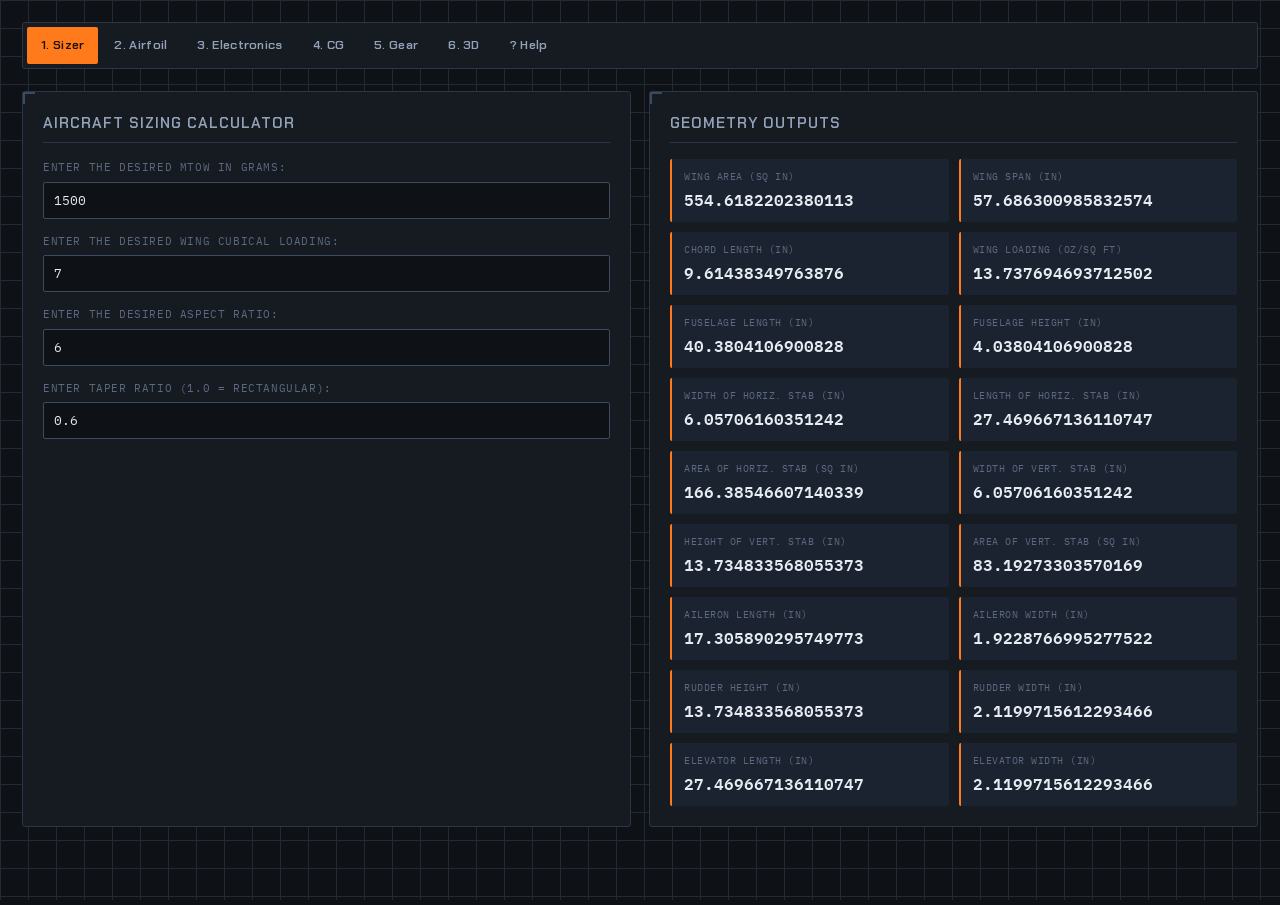
<file: index.html>
<!DOCTYPE html>
<html><head><meta charset="UTF-8"><title>RC Suite — Sizer</title><link rel="stylesheet" href="style.css"></head><body>
    <div class="nav"><a href="index.html" class="active">1. Sizer</a><a href="airfoil.html">2. Airfoil</a><a href="electronics.html">3. Electronics</a><a href="cg.html">4. CG</a><a href="gear.html">5. Gear</a><a href="viewer.html">6. 3D</a><a href="help.html">? Help</a></div>
    <div class="grid">
        <div class="panel">
            <h3>Aircraft Sizing Calculator</h3>
            <label>Enter the desired MTOW in grams:</label>
            <input type="number" id="w" oninput="c()">
            
            <label>Enter the desired wing cubical loading:</label>
            <input type="number" id="wcl" oninput="c()">
            
            <label>Enter the desired aspect ratio:</label>
            <input type="number" id="ar" oninput="c()">
            
            <label>Enter Taper Ratio (1.0 = Rectangular):</label>
            <input type="number" id="tr" step="0.05" oninput="c()">
        </div>
        <div class="panel">
            <h3>Geometry Outputs</h3>
            <div class="stat-grid" id="out" style="grid-template-columns: repeat(2, 1fr);"></div>
        </div>
    </div>
    
    <script src="state.js"></script><script>
        const st = RCState.get();
        document.getElementById('w').value = st.weight_g || 1500;
        document.getElementById('wcl').value = st.wingCubicLoading || 7;
        document.getElementById('ar').value = st.aspectRatio || 6;
        document.getElementById('tr').value = st.taperRatio || 1.0;
        
        function c() {
            const w_g = Number(document.getElementById('w').value);
            const wcl = Number(document.getElementById('wcl').value);
            const ar = Number(document.getElementById('ar').value);
            const taperRatio = Number(document.getElementById('tr').value);

            const w_oz = w_g * 0.03527396195;
            
            const area_sqft = Math.pow(w_oz / wcl, 2/3);
            const wing_area_sqin = area_sqft * 144;
            const wing_span_in = Math.sqrt(ar * area_sqft) * 12;
            const chord_in = wing_area_sqin / wing_span_in;
            const wing_loading = w_oz / area_sqft;

            const fuse_length_in = wing_span_in * 0.7;
            const fuse_height_in = fuse_length_in * 0.1;

            const hs_area_sqin = wing_area_sqin * 0.3;
            const hs_length_in = wing_span_in / 2.1;
            const hs_width_in = hs_area_sqin / hs_length_in;

            const vs_area_sqin = hs_area_sqin * 0.5;
            const vs_width_in = hs_width_in;
            const vs_height_in = vs_area_sqin / vs_width_in;

            const aileron_length_in = wing_span_in * 0.3;
            const aileron_width_in = chord_in * 0.2;

            const rudder_height_in = vs_height_in;
            const rudder_width_in = vs_width_in * 0.35;

            const elevator_length_in = hs_length_in;
            const elevator_width_in = hs_width_in * 0.35;

            RCState.renderStats(document.getElementById('out'), {
                'Wing Area (sq in)': wing_area_sqin,
                'Wing Span (in)': wing_span_in,
                'Chord Length (in)': chord_in,
                'Wing loading (oz/sq ft)': wing_loading,
                'Fuselage Length (in)': fuse_length_in,
                'Fuselage Height (in)': fuse_height_in,
                'Width of Horiz. Stab (in)': hs_width_in,
                'Length of Horiz. Stab (in)': hs_length_in,
                'Area of Horiz. Stab (sq in)': hs_area_sqin,
                'Width of Vert. Stab (in)': vs_width_in,
                'Height of Vert. Stab (in)': vs_height_in,
                'Area of Vert. Stab (sq in)': vs_area_sqin,
                'Aileron Length (in)': aileron_length_in,
                'Aileron Width (in)': aileron_width_in,
                'Rudder Height (in)': rudder_height_in,
                'Rudder Width (in)': rudder_width_in,
                'Elevator Length (in)': elevator_length_in,
                'Elevator Width (in)': elevator_width_in
            });

            const span_cm = wing_span_in * 2.54;
            const meanChord_cm = chord_in * 2.54;
            const rootChord_cm = (2 * meanChord_cm) / (1 + taperRatio);
            const tipChord_cm = rootChord_cm * taperRatio;
            
            RCState.set({
                weight_g: w_g, 
                aspectRatio: ar, 
                wingCubicLoading: wcl, 
                taperRatio: taperRatio,
                span_cm: span_cm, 
                rootChord_cm: rootChord_cm, 
                tipChord_cm: tipChord_cm, 
                fuseLength_cm: fuse_length_in * 2.54, 
                fuseHeight_cm: fuse_height_in * 2.54,
                hsSpan_cm: hs_length_in * 2.54, 
                hsChord_cm: hs_width_in * 2.54, 
                vsHeight_cm: vs_height_in * 2.54, 
                vsChord_cm: vs_width_in * 2.54,
                fuselageLength_mm: (fuse_length_in * 2.54) * 10
            });
        }
        c();
    </script>
</body></html>
</file>
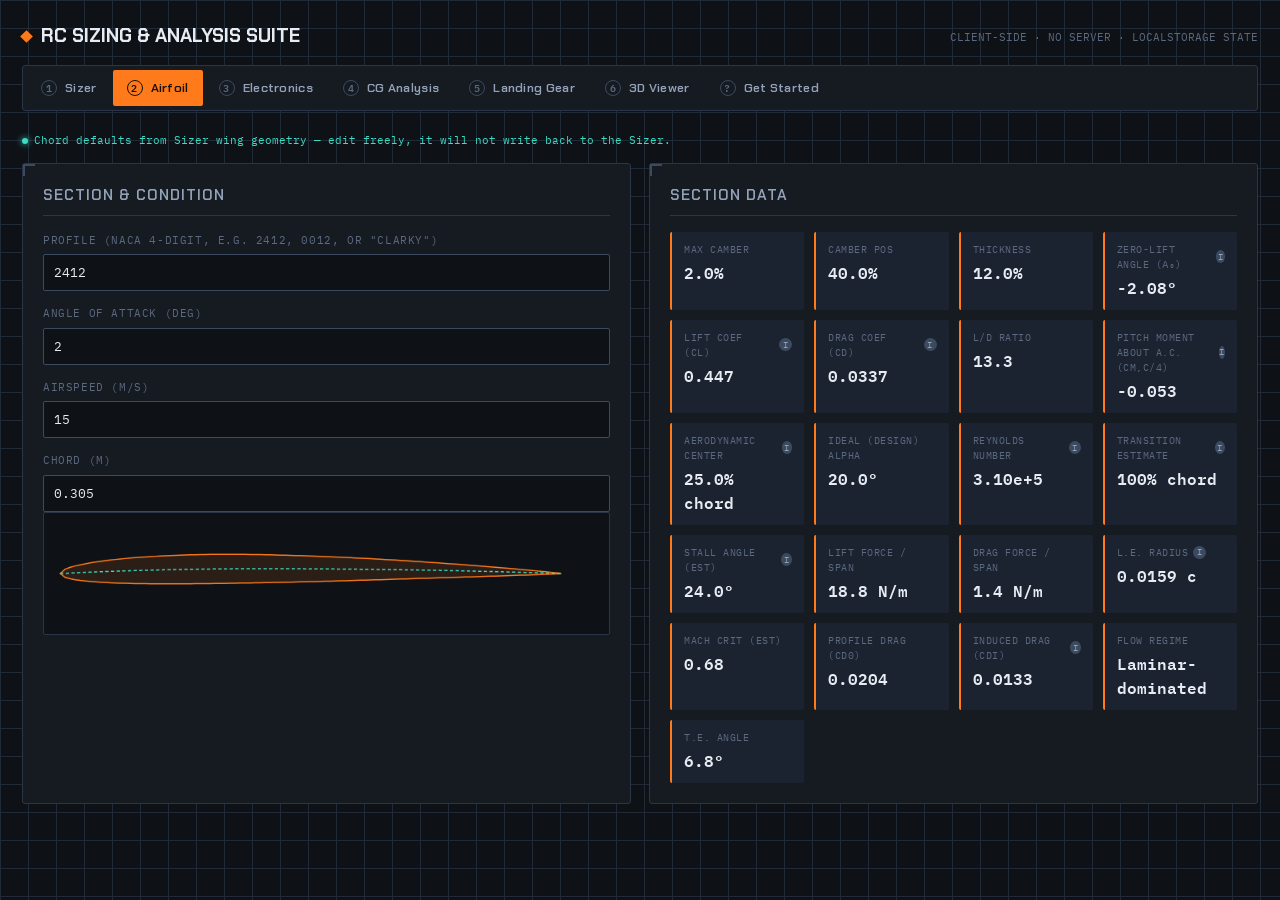
<file: airfoil.html>
<!DOCTYPE html>
<html><head><meta charset="UTF-8"><title>RC Sizing Suite — 2. Airfoil</title><link rel="stylesheet" href="style.css"></head><body>
    <div class="suite-header">
        <div class="suite-title"><span class="mark"></span>RC SIZING &amp; ANALYSIS SUITE</div>
        <div class="suite-sub">CLIENT-SIDE · NO SERVER · LOCALSTORAGE STATE</div>
    </div>
    <div class="nav">
        <a href="index.html"><span class="n">1</span>Sizer</a><a href="airfoil.html" class="active"><span class="n">2</span>Airfoil</a>
        <a href="electronics.html"><span class="n">3</span>Electronics</a><a href="cg.html"><span class="n">4</span>CG Analysis</a>
        <a href="gear.html"><span class="n">5</span>Landing Gear</a><a href="viewer.html"><span class="n">6</span>3D Viewer</a>
        <a href="help.html"><span class="n">?</span>Get Started</a>
    </div>

    <div class="sync-flag"><span class="dot"></span>Chord defaults from Sizer wing geometry — edit freely, it will not write back to the Sizer.</div>

    <div class="grid"><div class="panel">
        <h3>Section &amp; Condition</h3>
        <label>Profile (NACA 4-digit, e.g. 2412, 0012, or "clarky")</label><input type="text" id="naca" value="2412" oninput="calc()">
        <label>Angle of Attack (deg)</label><input type="number" id="alpha" value="2" oninput="calc()">
        <label>Airspeed (m/s)</label><input type="number" id="v" value="15" oninput="calc()">
        <label>Chord (m)</label><input type="number" id="c" value="0.2" step="0.01" oninput="calc()">
        <canvas id="cvs" width="700" height="150"></canvas>
    </div>
    <div class="panel"><h3>Section Data</h3><div class="stat-grid" id="out"></div></div></div>

    <script src="state.js"></script>
    <script>
        const st = RCState.get();
        document.getElementById('naca').value = st.airfoilCode || '2412';
        document.getElementById('alpha').value = st.alpha_deg ?? 2;
        document.getElementById('v').value = st.airspeed_ms ?? 15;
        if (st.rootChord_cm) document.getElementById('c').value = (st.rootChord_cm / 100).toFixed(3);

        /* ---------- NACA 4-digit camber line slope, dyc/dx ----------
           Abbott & Von Doenhoff, Theory of Wing Sections, Ch.6.
           m = max camber (fraction of chord), p = location of max camber (fraction of chord) */
        function camberSlope(x, m, p) {
            if (m === 0 || p === 0 || p === 1) return 0;
            if (x < p) return (2 * m / (p * p)) * (p - x);
            return (2 * m / Math.pow(1 - p, 2)) * (p - x);
        }

        /* ---------- Thin Airfoil Theory (Glauert series) ----------
           Anderson, Fundamentals of Aerodynamics, Ch.4.
           x(theta) = (1 - cos theta) / 2 maps theta in [0,pi] to x in [0,1].
             alpha_L0 = -(1/pi) * INT[0,pi] (dyc/dx)(cos(theta0)-1) d(theta0)
             A1       =  (2/pi) * INT[0,pi] (dyc/dx) cos(theta0)   d(theta0)
             A2       =  (2/pi) * INT[0,pi] (dyc/dx) cos(2 theta0) d(theta0)
             Cl       = 2*pi*(alpha - alpha_L0)              [alpha in radians]
             Cm,c/4   = (pi/4) * (A2 - A1)                    [= Cm about the aerodynamic
                                                                 center, constant with alpha —
                                                                 this IS the thin-airfoil result
                                                                 that the a.c. sits at the
                                                                 quarter-chord]
           Integrals evaluated numerically (trapezoidal rule, N=400) since the
           closed-form NACA camber line is piecewise. */
        function thinAirfoilTheory(m, p) {
            const N = 400, dTheta = Math.PI / N;
            let intA0 = 0, intA1 = 0, intA2 = 0;
            for (let i = 0; i <= N; i++) {
                const theta = i * dTheta;
                const x = (1 - Math.cos(theta)) / 2;
                const slope = camberSlope(x, m, p);
                const weight = (i === 0 || i === N) ? 0.5 : 1; // trapezoidal end weights
                intA0 += weight * slope * (Math.cos(theta) - 1);
                intA1 += weight * slope * Math.cos(theta);
                intA2 += weight * slope * Math.cos(2 * theta);
            }
            intA0 *= dTheta; intA1 *= dTheta; intA2 *= dTheta;
            const alphaL0 = -(1 / Math.PI) * intA0;      // radians
            const A1 = (2 / Math.PI) * intA1;
            const A2 = (2 / Math.PI) * intA2;
            const CmC4 = (Math.PI / 4) * (A2 - A1);
            return { alphaL0, A1, A2, CmC4 };
        }

        function calc() {
            const code = document.getElementById('naca').value.toLowerCase().trim();
            const a = parseFloat(document.getElementById('alpha').value);
            const v = parseFloat(document.getElementById('v').value);
            const c = parseFloat(document.getElementById('c').value);

            let m = 0, p = 0.4, t = 0.12;
            if (code === 'clarky') { m = 0.034; p = 0.3; t = 0.117; }
            else if (/^\d{4}$/.test(code)) {
                m = parseInt(code[0]) / 100;
                p = parseInt(code[1]) / 10;
                t = parseInt(code.substr(2, 2)) / 100;
                if (p === 0) p = 0.4; // avoid /0 in camber slope for e.g. m>0,p=0 (degenerate input)
            }

            const alphaRad = a * Math.PI / 180;
            const { alphaL0, CmC4 } = thinAirfoilTheory(m, p);
            const alphaL0_deg = alphaL0 * 180 / Math.PI;

            // Lift coefficient, thin airfoil theory: Cl = 2*pi*(alpha - alpha_L0)
            const cl = 2 * Math.PI * (alphaRad - alphaL0);

            // Profile (form+skin-friction) drag: thickness-based approximation
            // commonly used in low-fidelity RC sizing tools, NOT a boundary-layer
            // solution. For real numbers, run XFOIL/XFLR5 at the target Re.
            const cd0 = 0.006 + Math.pow(t, 2);
            // Induced drag, classical Prandtl lifting-line theory (Anderson Ch.5):
            // Cdi = Cl^2 / (pi * AR * e).  AR and span efficiency e assumed here
            // (AR=6, e=0.8) since this module analyzes the 2D section only.
            const AR_assumed = 6, e_assumed = 0.8;
            const cdi = Math.pow(cl, 2) / (Math.PI * AR_assumed * e_assumed);
            const cd = cd0 + cdi;

            const rho = 1.225, mu = 1.81e-5;
            const re = (rho * v * c) / mu;                 // Re = rho*V*c/mu
            const q = 0.5 * rho * v * v;                    // dynamic pressure

            // Transition estimate: critical Reynolds number for natural
            // laminar-turbulent transition on a smooth flat plate/airfoil,
            // Re_crit ~ 5e5 (Schlichting, Boundary-Layer Theory — commonly
            // used as a rule-of-thumb band for RC-scale low-Re aerodynamics).
            const reCrit = 5e5;
            const xTransFrac = Math.min(1, reCrit / re);
            const flowNote = re > reCrit
                ? `Transition predicted near x/c ≈ ${xTransFrac.toFixed(2)} (Re_crit≈5e5 rule of thumb).`
                : `Chord Re below Re_crit≈5e5 — flow likely stays laminar over most of the chord; watch for laminar separation bubbles below Re≈2e5.`;

            const stats = {
                'Max Camber': (m * 100).toFixed(1) + '%',
                'Camber Pos': (p * 100).toFixed(1) + '%',
                'Thickness': (t * 100).toFixed(1) + '%',
                'Zero-Lift Angle (α₀)': { value: alphaL0_deg.toFixed(2) + '°', note: 'Numerically integrated thin-airfoil-theory result: α₀ = -(1/π)∫(dyc/dx)(cosθ-1)dθ — Anderson, Fundamentals of Aerodynamics.' },
                'Lift Coef (Cl)': { value: cl.toFixed(3), note: 'Cl = 2π(α - α₀), thin airfoil theory. Valid for attached, subsonic, low-camber flow only.' },
                'Drag Coef (Cd)': { value: cd.toFixed(4), note: 'Cd = Cd0 (thickness-based empirical) + Cdi (Prandtl lifting-line, AR=6/e=0.8 assumed).' },
                'L/D Ratio': (cl / cd).toFixed(1),
                'Pitch Moment about a.c. (Cm,c/4)': { value: CmC4.toFixed(3), note: 'Cm,c/4 = (π/4)(A2-A1), Glauert Fourier coefficients of the camber-line slope. Constant with α — the thin-airfoil-theory definition of the aerodynamic center.' },
                'Aerodynamic Center': { value: '25.0% chord', note: 'Thin airfoil theory places the a.c. at the quarter-chord for any camber distribution (Abbott & Von Doenhoff).' },
                'Ideal (Design) Alpha': (p * 50).toFixed(1) + '°',
                'Reynolds Number': { value: re.toExponential(2), note: 'Re = ρVc/μ, ρ=1.225 kg/m³, μ=1.81×10⁻⁵ Pa·s (sea level, 15°C).' },
                'Transition Estimate': { value: (xTransFrac * 100).toFixed(0) + '% chord', note: flowNote },
                'Stall Angle (Est)': { value: (12 + t * 100).toFixed(1) + '°', note: 'Empirical rule of thumb only (thickness-correlated). Real stall angle depends strongly on camber, Re and surface finish — validate against wind-tunnel or XFOIL polar data.' },
                'Lift Force / Span': (q * c * cl).toFixed(1) + ' N/m',
                'Drag Force / Span': (q * c * cd).toFixed(1) + ' N/m',
                'L.E. Radius': { value: (1.1019 * t * t).toFixed(4) + ' c', note: 'r_LE/c = 1.1019·t² — closed-form NACA 4-digit leading-edge radius (Abbott & Von Doenhoff).' },
                'Mach Crit (Est)': (0.8 - t).toFixed(2),
                'Profile Drag (Cd0)': cd0.toFixed(4),
                'Induced Drag (Cdi)': { value: cdi.toFixed(4), note: 'Cdi = Cl²/(π·AR·e), Prandtl lifting-line theory (Anderson Ch.5). AR=6, e=0.8 assumed for this 2D-section view.' },
                'Flow Regime': re > reCrit ? 'Transitional/Turbulent' : 'Laminar-dominated',
                'T.E. Angle': (Math.atan(t) * 180 / Math.PI).toFixed(1) + '°'
            };

            RCState.renderStats(document.getElementById('out'), stats);
            RCState.set({ airfoilCode: code, alpha_deg: a, airspeed_ms: v });

            // Draw section: NACA 4-digit thickness distribution + camber line
            const ctx = document.getElementById('cvs').getContext('2d');
            ctx.clearRect(0, 0, 700, 150);
            ctx.strokeStyle = '#93a2b8'; ctx.lineWidth = 1;
            ctx.beginPath();
            for (let i = 0; i <= 100; i++) {
                const x = i / 100;
                const yc = x < p ? (m / (p * p || 1)) * (2 * p * x - x * x) : (m / Math.pow(1 - p, 2)) * ((1 - 2 * p) + 2 * p * x - x * x);
                const yUp = yc + 5 * t * (0.2969 * Math.sqrt(x) - 0.1260 * x - 0.3516 * x * x + 0.2843 * Math.pow(x, 3) - 0.1015 * Math.pow(x, 4));
                const px = x * 620 + 20, py = 75 - yUp * 300;
                if (i === 0) ctx.moveTo(px, py); else ctx.lineTo(px, py);
            }
            for (let i = 100; i >= 0; i--) {
                const x = i / 100;
                const yc = x < p ? (m / (p * p || 1)) * (2 * p * x - x * x) : (m / Math.pow(1 - p, 2)) * ((1 - 2 * p) + 2 * p * x - x * x);
                const yLo = yc - 5 * t * (0.2969 * Math.sqrt(x) - 0.1260 * x - 0.3516 * x * x + 0.2843 * Math.pow(x, 3) - 0.1015 * Math.pow(x, 4));
                ctx.lineTo(x * 620 + 20, 75 - yLo * 300);
            }
            ctx.closePath(); ctx.fillStyle = 'rgba(255,122,26,.12)'; ctx.fill();
            ctx.strokeStyle = '#ff7a1a'; ctx.lineWidth = 1.5; ctx.stroke();

            // camber line dashed
            ctx.beginPath(); ctx.setLineDash([4, 3]); ctx.strokeStyle = '#3ddbc4';
            for (let i = 0; i <= 100; i++) {
                const x = i / 100;
                const yc = x < p ? (m / (p * p || 1)) * (2 * p * x - x * x) : (m / Math.pow(1 - p, 2)) * ((1 - 2 * p) + 2 * p * x - x * x);
                const px = x * 620 + 20, py = 75 - yc * 300;
                if (i === 0) ctx.moveTo(px, py); else ctx.lineTo(px, py);
            }
            ctx.stroke(); ctx.setLineDash([]);
        }
        calc();
    </script>
</body></html>
</file>
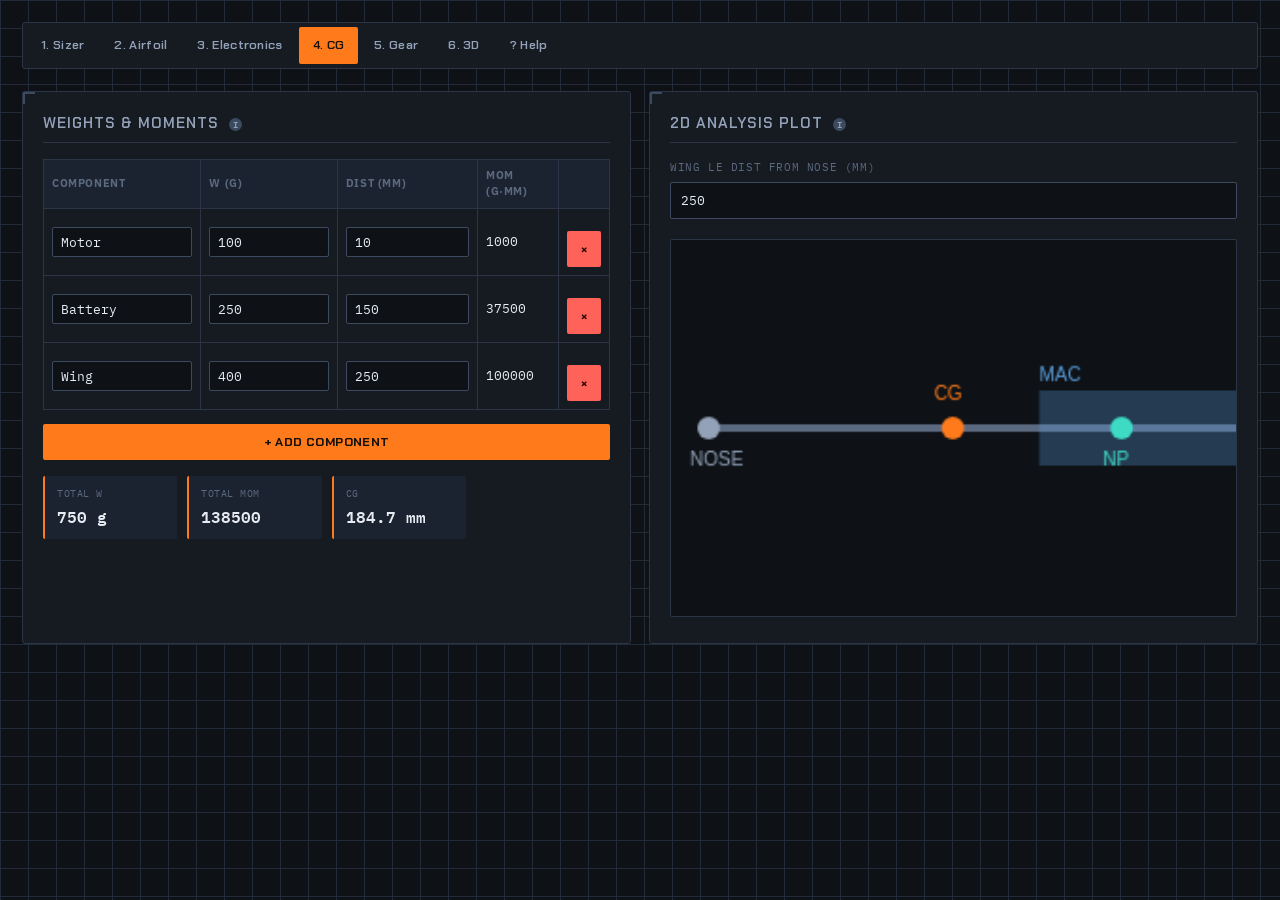
<file: cg.html>
<!DOCTYPE html>
<html><head><meta charset="UTF-8"><title>RC Suite — CG</title><link rel="stylesheet" href="style.css"></head><body>
    <div class="nav"><a href="index.html">1. Sizer</a><a href="airfoil.html">2. Airfoil</a><a href="electronics.html">3. Electronics</a><a href="cg.html" class="active">4. CG</a><a href="gear.html">5. Gear</a><a href="viewer.html">6. 3D</a><a href="help.html">? Help</a></div>
    <div class="grid"><div class="panel">
        <h3>Weights & Moments <span class="cite" tabindex="0" data-note="Datum (0mm) is the absolute nose tip.">i</span></h3>
        <table id="cgTbl"><tr><th>Component</th><th>W (g)</th><th>Dist (mm)</th><th>Mom (g·mm)</th><th></th></tr></table>
        <button onclick="add()">+ Add Component</button>
        <div class="stat-grid" style="margin-top:16px;">
            <div class="stat-box"><span class="stat-label">Total W</span><span class="stat-val" id="tw">0</span></div>
            <div class="stat-box"><span class="stat-label">Total Mom</span><span class="stat-val" id="tm">0</span></div>
            <div class="stat-box"><span class="stat-label">CG</span><span class="stat-val" id="cg">0</span></div>
        </div>
    </div>
    <div class="panel">
        <h3>2D Analysis Plot <span class="cite" tabindex="0" data-note="Neutral Point ≈ Wing LE + 25% MAC (Thin Airfoil Theory approximation for unswept wings).">i</span></h3>
        <label>Wing LE Dist from Nose (mm)</label><input type="number" id="wingLE" oninput="draw()">
        <canvas id="cgPlot" height="200" style="margin-top:20px;"></canvas>
    </div></div>
    <script src="state.js"></script><script>
        const st = RCState.get(); let comps = st.components;
        document.getElementById('wingLE').value = st.wingLEPosition_mm;

        function tableRows() {
            const t = document.getElementById('cgTbl'); while(t.rows.length>1) t.deleteRow(1);
            let tw=0, tm=0;
            comps.forEach((c,i) => {
                let m = c.w*c.d; tw+=c.w; tm+=m;
                t.insertRow(-1).innerHTML = `<td><input value="${c.n}" oninput="comps[${i}].n=this.value"></td><td><input type="number" value="${c.w}" oninput="comps[${i}].w=Number(this.value); draw()"></td><td><input type="number" value="${c.d}" oninput="comps[${i}].d=Number(this.value); draw()"></td><td>${m}</td><td><button class="danger-btn" onclick="comps.splice(${i},1); draw()">×</button></td>`;
            }); return {tw, tm};
        }
        function draw() {
            const {tw, tm} = tableRows(); const cg = tw>0 ? tm/tw : 0;
            document.getElementById('tw').innerText = tw+' g'; document.getElementById('tm').innerText = tm; document.getElementById('cg').innerText = cg.toFixed(1)+' mm';
            const wingLE = Number(document.getElementById('wingLE').value);
            const rC = (RCState.get().rootChord_cm||25)*10, tC = (RCState.get().tipChord_cm||15)*10, fL = (RCState.get().fuseLength_cm||85)*10;
            const lambda = tC/rC; const mac = (2/3)*rC*(1+lambda+lambda*lambda)/(1+lambda);
            const np = wingLE + 0.25*mac;

            const ctx = document.getElementById('cgPlot').getContext('2d'); ctx.clearRect(0,0,760,200);
            const sc = 720 / Math.max(fL, 1), Y = 100, px = (mm) => 20 + mm*sc;

            // Fuselage
            ctx.strokeStyle = '#5b6980'; ctx.lineWidth=4; ctx.beginPath(); ctx.moveTo(px(0),Y); ctx.lineTo(px(fL),Y); ctx.stroke();
            // Wing Block
            ctx.fillStyle = 'rgba(91,157,217,0.3)'; ctx.fillRect(px(wingLE), Y-20, mac*sc, 40);
            ctx.fillStyle = '#5b9dd9'; ctx.fillText('MAC', px(wingLE), Y-25);
            
            function mark(mm, col, lbl, dy) { ctx.fillStyle=col; ctx.beginPath(); ctx.arc(px(mm),Y,6,0,7); ctx.fill(); ctx.fillText(lbl, px(mm)-10, Y+dy); }
            mark(0, '#93a2b8', 'NOSE', 20); mark(np, '#3ddbc4', 'NP', 20); mark(cg, '#ff7a1a', 'CG', -15);
            
            RCState.set({components: comps, wingLEPosition_mm: wingLE, cgPosition_mm: cg});
        }
        function add() { comps.push({n:'New', w:0, d:0}); draw(); } draw();
    </script>
</body></html>
</file>
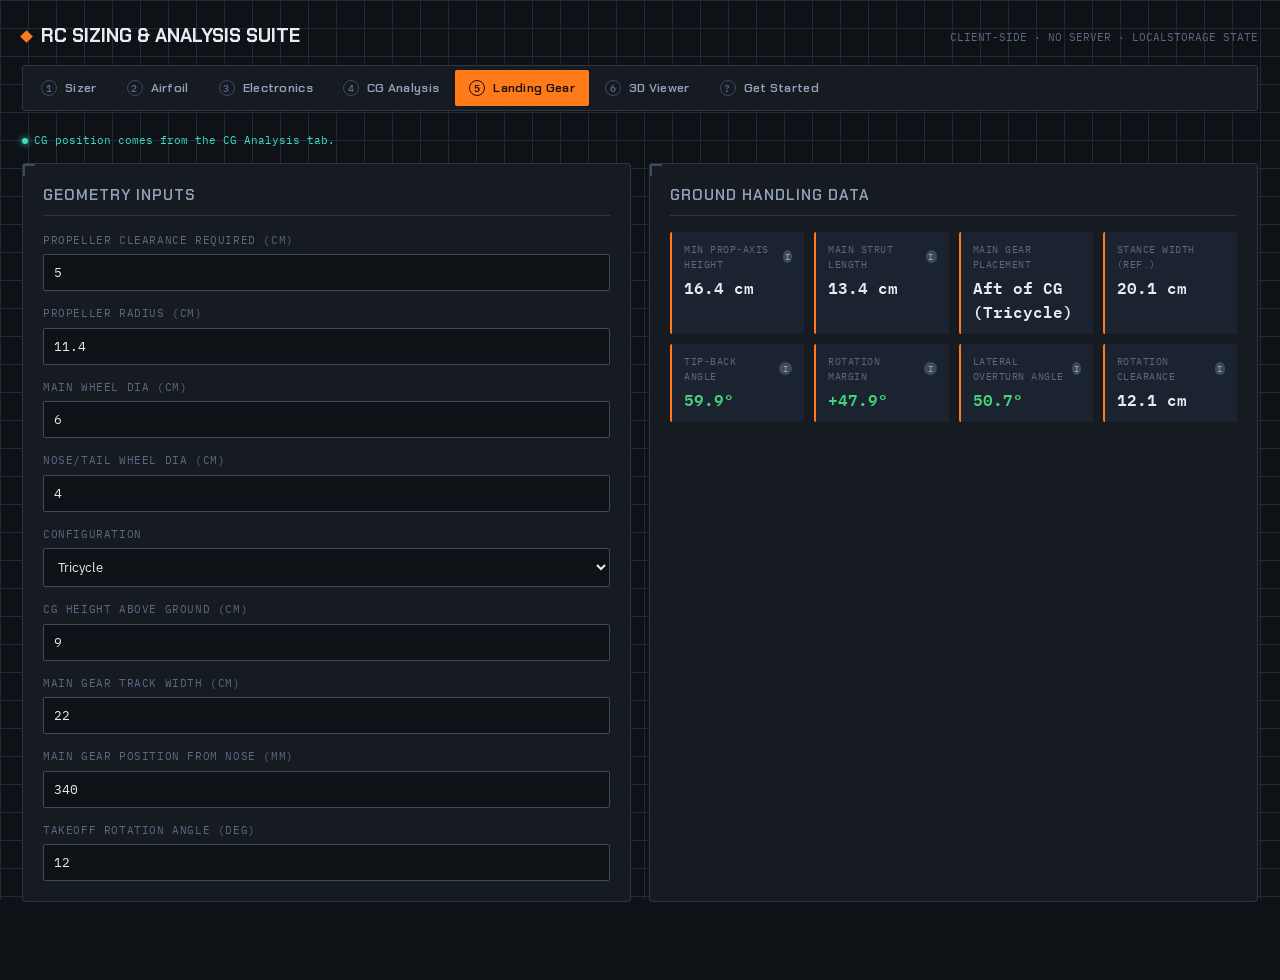
<file: gear.html>
<!DOCTYPE html>
<html><head><meta charset="UTF-8"><title>RC Sizing Suite — 5. Landing Gear</title><link rel="stylesheet" href="style.css"></head><body>
    <div class="suite-header">
        <div class="suite-title"><span class="mark"></span>RC SIZING &amp; ANALYSIS SUITE</div>
        <div class="suite-sub">CLIENT-SIDE · NO SERVER · LOCALSTORAGE STATE</div>
    </div>
    <div class="nav">
        <a href="index.html"><span class="n">1</span>Sizer</a><a href="airfoil.html"><span class="n">2</span>Airfoil</a>
        <a href="electronics.html"><span class="n">3</span>Electronics</a><a href="cg.html"><span class="n">4</span>CG Analysis</a>
        <a href="gear.html" class="active"><span class="n">5</span>Landing Gear</a><a href="viewer.html"><span class="n">6</span>3D Viewer</a>
        <a href="help.html"><span class="n">?</span>Get Started</a>
    </div>

    <div class="sync-flag"><span class="dot"></span>CG position comes from the CG Analysis tab.</div>

    <div class="grid"><div class="panel">
        <h3>Geometry Inputs</h3>
        <label>Propeller Clearance Required (cm)</label><input type="number" id="clr" value="5" oninput="calc()">
        <label>Propeller Radius (cm)</label><input type="number" id="pr" value="12" oninput="calc()">
        <label>Main Wheel Dia (cm)</label><input type="number" id="mw" value="6" oninput="calc()">
        <label>Nose/Tail Wheel Dia (cm)</label><input type="number" id="nw" value="4" oninput="calc()">
        <label>Configuration</label><select id="cfg" onchange="calc()"><option>Tricycle</option><option>Taildragger</option></select>
        <label>CG Height Above Ground (cm)</label><input type="number" id="cgh" value="9" oninput="calc()">
        <label>Main Gear Track Width (cm)</label><input type="number" id="track" value="22" oninput="calc()">
        <label>Main Gear Position from Nose (mm)</label><input type="number" id="mgpos" value="340" oninput="calc()">
        <label>Takeoff Rotation Angle (deg)</label><input type="number" id="rot" value="12" oninput="calc()">
    </div>
    <div class="panel"><h3>Ground Handling Data</h3><div class="stat-grid" id="g_out"></div></div></div>

    <script src="state.js"></script>
    <script>
        const st = RCState.get();
        document.getElementById('clr').value = st.propClearance_cm;
        document.getElementById('pr').value = st.propRadius_cm;
        document.getElementById('mw').value = st.mainWheelDia_cm;
        document.getElementById('nw').value = st.noseWheelDia_cm;
        document.getElementById('cgh').value = st.cgHeight_cm;
        document.getElementById('track').value = st.trackWidth_cm;
        document.getElementById('mgpos').value = st.mainGearPos_mm;
        document.getElementById('rot').value = st.rotationAngle_deg;
        if (st.gearConfig) document.getElementById('cfg').value = st.gearConfig;

        function calc() {
            const clr = Number(document.getElementById('clr').value);
            const pr = Number(document.getElementById('pr').value);
            const mw = Number(document.getElementById('mw').value);
            const nw = Number(document.getElementById('nw').value);
            const cfg = document.getElementById('cfg').value;
            const isTri = cfg === 'Tricycle';
            const cgH_cm = Number(document.getElementById('cgh').value);
            const track_cm = Number(document.getElementById('track').value);
            const mgPos_mm = Number(document.getElementById('mgpos').value);
            const rot_deg = Number(document.getElementById('rot').value);

            const liveState = RCState.get();
            const cgPos_mm = (liveState.cgPosition_mm != null) ? liveState.cgPosition_mm : 220;

            // --- Static ground / prop-strike clearance ---
            // Basic geometric requirement: prop tip must clear the ground by
            // at least `clr` cm when stationary.
            const minAxisHeight = pr + clr;                 // prop-axis height above ground
            const strutLength = minAxisHeight - (mw / 2);    // strut length to the main axle

            // --- Tip-back (rotation authority) angle, Raymer Ch.11 ---
            // Angle from the vertical at the main-gear ground-contact point up
            // to the CG. Must exceed the intended takeoff rotation angle (with
            // a few degrees of margin) or the tail/aft fuselage strikes the
            // ground before rotation is complete.
            const L_main_mm = mgPos_mm - cgPos_mm;   // main gear aft of CG (mm)
            const H_cg_mm = cgH_cm * 10;
            const tipBackAngle = H_cg_mm > 0 ? Math.atan2(L_main_mm, H_cg_mm) * 180 / Math.PI : 0;
            const rotationMargin = tipBackAngle - rot_deg;

            // --- Lateral overturn angle, Raymer Ch.11 (simplified 2D form) ---
            // Angle from vertical at CG to the main-gear contact point, in the
            // roll plane. Raymer's full form also folds in wheelbase geometry
            // for turning cases; this simplified version checks straight-line
            // tip-over risk only. Design guidance: keep well under ~55-63°.
            const overturnAngle = cgH_cm > 0 ? Math.atan2(track_cm / 2, cgH_cm) * 180 / Math.PI : 0;

            // --- Prop-strike clearance during rotation ---
            // As the aircraft rotates nose-up about the main gear by `rot_deg`,
            // a tractor prop mounted near the nose gains height (moves further
            // from the ground), so clearance IMPROVES during rotation. Height
            // gained approximated as an arc: dh = L_prop_to_mainGear * sin(rot).
            // (Pusher-prop or tail-mounted configurations are NOT covered by
            // this simplified model — check those separately.)
            const rotRad = rot_deg * Math.PI / 180;
            const propToMainGear_mm = mgPos_mm; // assumes tractor prop near the absolute nose
            const heightGain_cm = (propToMainGear_mm / 10) * Math.sin(rotRad);
            const rotationClearance_cm = clr + heightGain_cm;

            document.getElementById('g_out').innerHTML = '';
            RCState.renderStats(document.getElementById('g_out'), {
                'Min Prop-Axis Height': { value: (pr + clr).toFixed(1) + ' cm', note: 'Prop radius + required static clearance. Basic geometric ground-clearance requirement.' },
                'Main Strut Length': { value: strutLength.toFixed(1) + ' cm', note: 'Strut length to the axle = (prop radius + clearance) − main-wheel radius.' },
                'Main Gear Placement': isTri ? 'Aft of CG (Tricycle)' : 'Near/aft of CG (Taildragger)',
                'Stance Width (Ref.)': (strutLength * 1.5).toFixed(1) + ' cm',
                'Tip-Back Angle': {
                    value: tipBackAngle.toFixed(1) + '°',
                    cls: rotationMargin >= 3 ? 'good' : rotationMargin >= 0 ? 'warn' : 'danger',
                    note: 'θ = atan(main-gear-to-CG distance / CG height) — Raymer, Aircraft Design: A Conceptual Approach, Ch.11. Should exceed the rotation angle by a few degrees of margin.'
                },
                'Rotation Margin': {
                    value: (rotationMargin >= 0 ? '+' : '') + rotationMargin.toFixed(1) + '°',
                    cls: rotationMargin >= 3 ? 'good' : rotationMargin >= 0 ? 'warn' : 'danger',
                    note: 'Tip-back angle minus the takeoff rotation angle input. Negative means a tail-strike risk before rotation is achieved.'
                },
                'Lateral Overturn Angle': { value: overturnAngle.toFixed(1) + '°', cls: overturnAngle <= 55 ? 'good' : overturnAngle <= 63 ? 'warn' : 'danger', note: 'θ = atan((track/2) / CG height), simplified from Raymer Ch.11. Design goal: keep below ~55–63° for safe ground handling in turns.' },
                'Rotation Clearance': { value: rotationClearance_cm.toFixed(1) + ' cm', note: 'Static clearance plus the height a nose-mounted tractor prop gains as the aircraft rotates about the main gear (dh ≈ L·sin(θ_rotation)). Improves during rotation for tractor configs; pusher/tail props are not modeled here.' }
            });

            RCState.set({ propClearance_cm: clr, propRadius_cm: pr, mainWheelDia_cm: mw, noseWheelDia_cm: nw, gearConfig: cfg, cgHeight_cm: cgH_cm, trackWidth_cm: track_cm, mainGearPos_mm: mgPos_mm, rotationAngle_deg: rot_deg });
        }
        calc();
    </script>
</body></html>
</file>
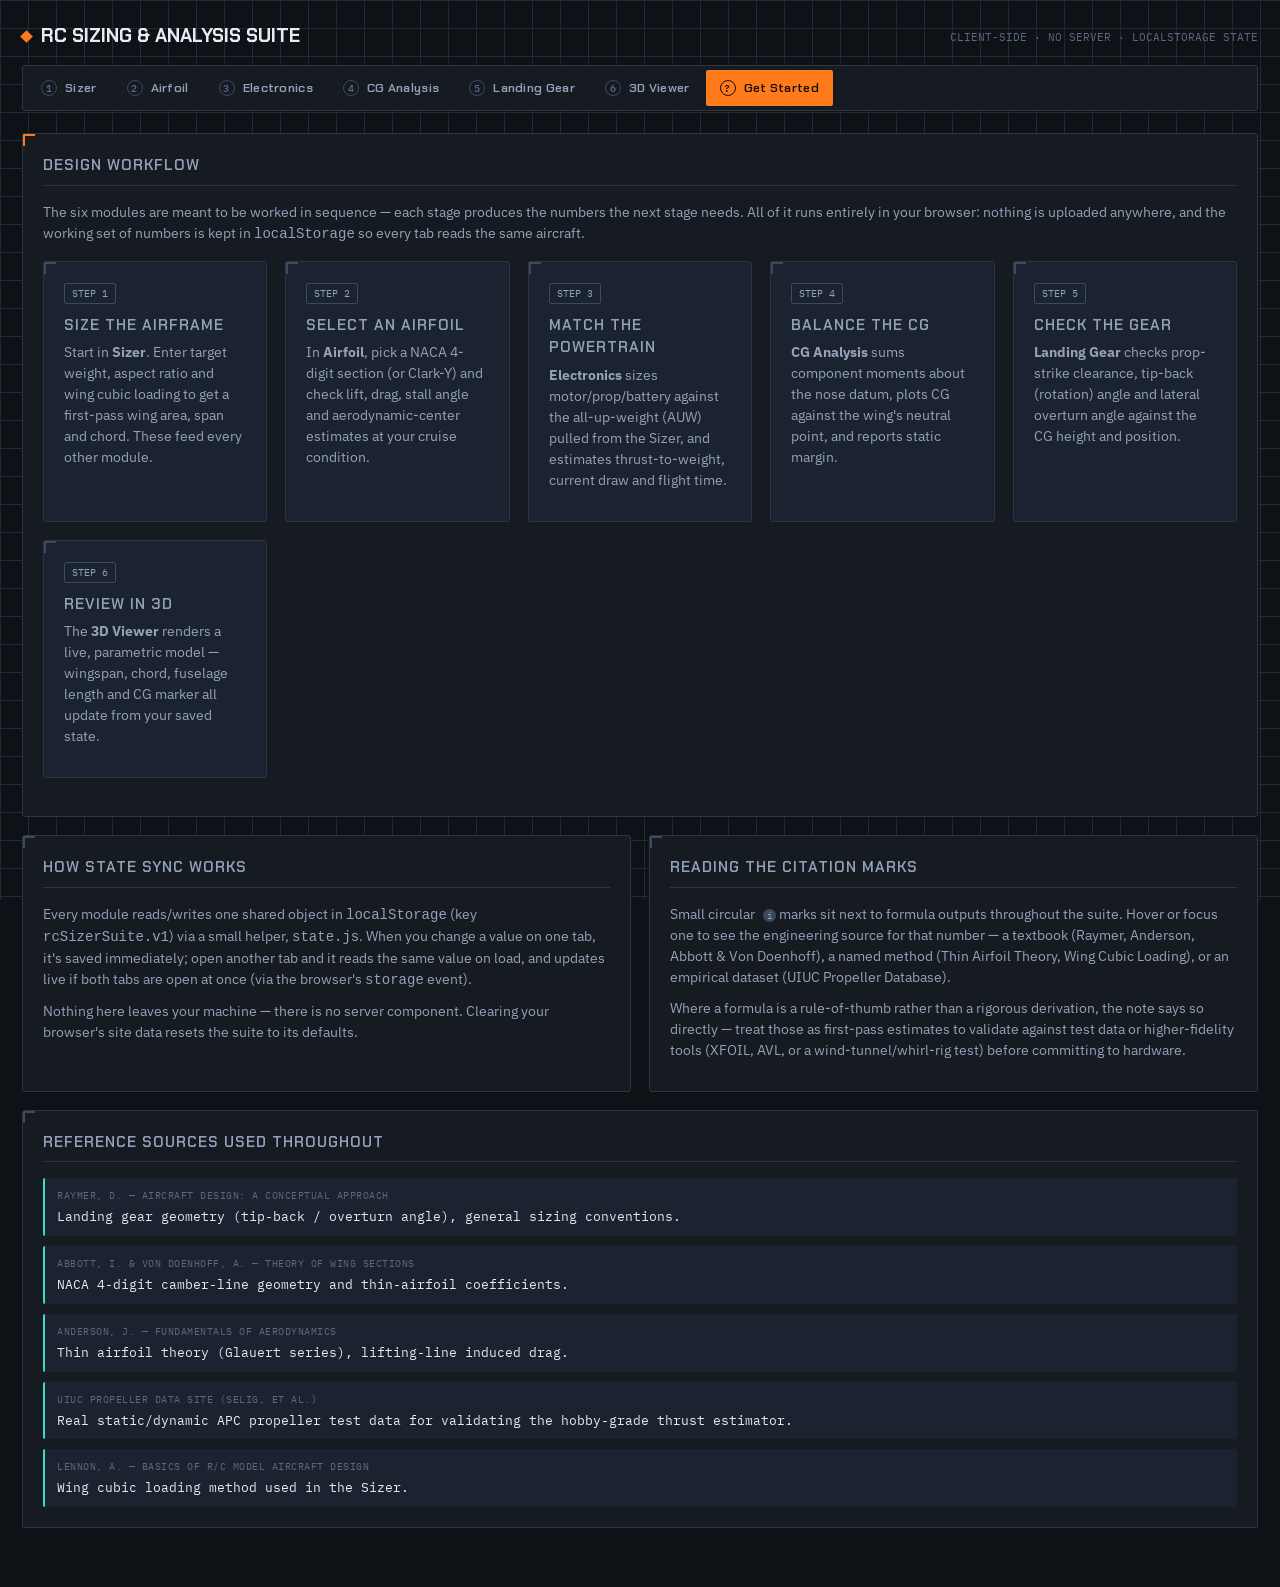
<file: help.html>
<!DOCTYPE html>
<html><head><meta charset="UTF-8"><title>RC Sizing Suite — Get Started</title><link rel="stylesheet" href="style.css"></head><body>
    <div class="suite-header">
        <div class="suite-title"><span class="mark"></span>RC SIZING &amp; ANALYSIS SUITE</div>
        <div class="suite-sub">CLIENT-SIDE · NO SERVER · LOCALSTORAGE STATE</div>
    </div>
    <div class="nav">
        <a href="index.html"><span class="n">1</span>Sizer</a><a href="airfoil.html"><span class="n">2</span>Airfoil</a>
        <a href="electronics.html"><span class="n">3</span>Electronics</a><a href="cg.html"><span class="n">4</span>CG Analysis</a>
        <a href="gear.html"><span class="n">5</span>Landing Gear</a><a href="viewer.html"><span class="n">6</span>3D Viewer</a>
        <a href="help.html" class="active"><span class="n">?</span>Get Started</a>
    </div>

    <div class="panel tick" style="margin-bottom:18px;">
        <h3>Design Workflow</h3>
        <p>The six modules are meant to be worked in sequence — each stage produces the numbers the next stage needs. All of it runs entirely in your browser: nothing is uploaded anywhere, and the working set of numbers is kept in <code>localStorage</code> so every tab reads the same aircraft.</p>
        <div class="grid" style="grid-template-columns:repeat(auto-fit,minmax(220px,1fr)); margin-top:16px;">
            <div class="panel raised">
                <span class="badge">STEP 1</span>
                <h3 style="border:none; padding:0; margin:10px 0 6px;">Size the Airframe</h3>
                <p>Start in <b>Sizer</b>. Enter target weight, aspect ratio and wing cubic loading to get a first-pass wing area, span and chord. These feed every other module.</p>
            </div>
            <div class="panel raised">
                <span class="badge">STEP 2</span>
                <h3 style="border:none; padding:0; margin:10px 0 6px;">Select an Airfoil</h3>
                <p>In <b>Airfoil</b>, pick a NACA 4-digit section (or Clark-Y) and check lift, drag, stall angle and aerodynamic-center estimates at your cruise condition.</p>
            </div>
            <div class="panel raised">
                <span class="badge">STEP 3</span>
                <h3 style="border:none; padding:0; margin:10px 0 6px;">Match the Powertrain</h3>
                <p><b>Electronics</b> sizes motor/prop/battery against the all-up-weight (AUW) pulled from the Sizer, and estimates thrust-to-weight, current draw and flight time.</p>
            </div>
            <div class="panel raised">
                <span class="badge">STEP 4</span>
                <h3 style="border:none; padding:0; margin:10px 0 6px;">Balance the CG</h3>
                <p><b>CG Analysis</b> sums component moments about the nose datum, plots CG against the wing's neutral point, and reports static margin.</p>
            </div>
            <div class="panel raised">
                <span class="badge">STEP 5</span>
                <h3 style="border:none; padding:0; margin:10px 0 6px;">Check the Gear</h3>
                <p><b>Landing Gear</b> checks prop-strike clearance, tip-back (rotation) angle and lateral overturn angle against the CG height and position.</p>
            </div>
            <div class="panel raised">
                <span class="badge">STEP 6</span>
                <h3 style="border:none; padding:0; margin:10px 0 6px;">Review in 3D</h3>
                <p>The <b>3D Viewer</b> renders a live, parametric model — wingspan, chord, fuselage length and CG marker all update from your saved state.</p>
            </div>
        </div>
    </div>

    <div class="grid">
        <div class="panel">
            <h3>How State Sync Works</h3>
            <p>Every module reads/writes one shared object in <code>localStorage</code> (key <code>rcSizerSuite.v1</code>) via a small helper, <code>state.js</code>. When you change a value on one tab, it's saved immediately; open another tab and it reads the same value on load, and updates live if both tabs are open at once (via the browser's <code>storage</code> event).</p>
            <p>Nothing here leaves your machine — there is no server component. Clearing your browser's site data resets the suite to its defaults.</p>
        </div>
        <div class="panel">
            <h3>Reading the Citation Marks</h3>
            <p>Small circular <span class="cite" data-note="Example: hovering or focusing a citation mark shows the formula's engineering source, e.g. a textbook, standard method, or empirical dataset.">i</span> marks sit next to formula outputs throughout the suite. Hover or focus one to see the engineering source for that number — a textbook (Raymer, Anderson, Abbott &amp; Von Doenhoff), a named method (Thin Airfoil Theory, Wing Cubic Loading), or an empirical dataset (UIUC Propeller Database).</p>
            <p>Where a formula is a rule-of-thumb rather than a rigorous derivation, the note says so directly — treat those as first-pass estimates to validate against test data or higher-fidelity tools (XFOIL, AVL, or a wind-tunnel/whirl-rig test) before committing to hardware.</p>
        </div>
    </div>

    <div class="panel">
        <h3>Reference Sources Used Throughout</h3>
        <div class="stat-grid" style="grid-template-columns:1fr;">
            <div class="stat-box" style="border-left-color:var(--teal);"><span class="stat-label">Raymer, D. — Aircraft Design: A Conceptual Approach</span><span class="stat-val" style="font-size:12.5px; font-weight:400;">Landing gear geometry (tip-back / overturn angle), general sizing conventions.</span></div>
            <div class="stat-box" style="border-left-color:var(--teal);"><span class="stat-label">Abbott, I. &amp; Von Doenhoff, A. — Theory of Wing Sections</span><span class="stat-val" style="font-size:12.5px; font-weight:400;">NACA 4-digit camber-line geometry and thin-airfoil coefficients.</span></div>
            <div class="stat-box" style="border-left-color:var(--teal);"><span class="stat-label">Anderson, J. — Fundamentals of Aerodynamics</span><span class="stat-val" style="font-size:12.5px; font-weight:400;">Thin airfoil theory (Glauert series), lifting-line induced drag.</span></div>
            <div class="stat-box" style="border-left-color:var(--teal);"><span class="stat-label">UIUC Propeller Data Site (Selig, et al.)</span><span class="stat-val" style="font-size:12.5px; font-weight:400;">Real static/dynamic APC propeller test data for validating the hobby-grade thrust estimator.</span></div>
            <div class="stat-box" style="border-left-color:var(--teal);"><span class="stat-label">Lennon, A. — Basics of R/C Model Aircraft Design</span><span class="stat-val" style="font-size:12.5px; font-weight:400;">Wing cubic loading method used in the Sizer.</span></div>
        </div>
    </div>
</body></html>
</file>
<file: style.css>
@import url('https://fonts.googleapis.com/css2?family=Chakra+Petch:wght@500;600;700&family=IBM+Plex+Sans:wght@400;500;600&family=IBM+Plex+Mono:wght@400;500;600&display=swap');

/* ============================================================
   DESIGN TOKENS
   Aesthetic direction: instrument-panel / blueprint engineering
   console, in the spirit of desktop CAD tools (NX, SOLIDWORKS)
   and cockpit avionics displays rather than a generic SaaS UI.
   ============================================================ */
:root{
  --void:        #0e1217;
  --panel:       #161b22;
  --panel-raised:#1c2330;
  --grid-line:   #212a37;
  --border:      #2b3547;
  --border-strong:#3c4a60;
  --text:        #e7ecf3;
  --text-dim:    #93a2b8;
  --text-faint:  #5b6980;
  --accent:      #ff7a1a;   /* aerospace safety-orange: interactive / primary data */
  --accent-soft: rgba(255,122,26,.14);
  --teal:        #3ddbc4;   /* secondary data series */
  --blue:        #5b9dd9;   /* tertiary data series */
  --good:        #46d17a;
  --warn:        #f2b84b;
  --danger:      #ff6259;
  --font-display:'Chakra Petch', sans-serif;
  --font-body:   'IBM Plex Sans', sans-serif;
  --font-mono:   'IBM Plex Mono', monospace;
  --radius:      3px;
}

*{ box-sizing:border-box; }

body{
  font-family:var(--font-body);
  background:
    linear-gradient(var(--grid-line) 1px, transparent 1px) 0 0/100% 28px,
    linear-gradient(90deg, var(--grid-line) 1px, transparent 1px) 0 0/28px 100%,
    var(--void);
  background-attachment:fixed;
  max-width:1280px;
  margin:0 auto;
  padding:22px 22px 60px;
  color:var(--text);
  font-size:14px;
  line-height:1.5;
}

h1,h2,h3{ font-family:var(--font-display); font-weight:600; letter-spacing:.2px; margin:0 0 12px; color:var(--text); }
h3{ font-size:15px; color:var(--text-dim); text-transform:uppercase; letter-spacing:1px; font-weight:600; border-bottom:1px solid var(--border); padding-bottom:8px; margin-bottom:16px; }
p{ margin:0 0 10px; color:var(--text-dim); }
a{ color:var(--accent); }

/* ---------- Top nav / module ribbon ---------- */
.suite-header{ display:flex; align-items:baseline; justify-content:space-between; gap:16px; margin-bottom:14px; flex-wrap:wrap; }
.suite-title{ font-family:var(--font-display); font-size:19px; font-weight:700; color:var(--text); display:flex; align-items:center; gap:10px; }
.suite-title .mark{ width:9px; height:9px; background:var(--accent); display:inline-block; transform:rotate(45deg); }
.suite-sub{ font-family:var(--font-mono); font-size:11px; color:var(--text-faint); }

.nav{ display:flex; gap:2px; margin-bottom:22px; background:var(--panel); border:1px solid var(--border); border-radius:var(--radius); padding:4px; flex-wrap:wrap; }
.nav a{
  text-decoration:none; padding:9px 14px; color:var(--text-dim); border-radius:2px;
  font-family:var(--font-display); font-weight:600; font-size:12.5px; letter-spacing:.3px;
  display:flex; align-items:center; gap:8px; transition:background .12s ease, color .12s ease;
}
.nav a .n{ font-family:var(--font-mono); font-size:10px; color:var(--text-faint); border:1px solid var(--border-strong); width:16px; height:16px; display:inline-flex; align-items:center; justify-content:center; border-radius:50%; }
.nav a:hover{ background:var(--panel-raised); color:var(--text); }
.nav a.active{ background:var(--accent); color:#191007; }
.nav a.active .n{ border-color:#191007; color:#191007; }

/* ---------- Layout ---------- */
.grid{ display:grid; grid-template-columns:repeat(auto-fit, minmax(320px, 1fr)); gap:18px; margin-bottom:18px; }
.panel{
  background:var(--panel); border:1px solid var(--border); border-radius:var(--radius);
  padding:20px; position:relative;
}
.panel.raised{ background:var(--panel-raised); }
.panel::before{ /* corner tick — used sparingly as a device on hero/viewer panels */
  content:''; position:absolute; top:0; left:0; width:10px; height:10px;
  border-top:2px solid var(--border-strong); border-left:2px solid var(--border-strong);
}
.panel.tick::before{ border-color:var(--accent); }

/* ---------- Form controls ---------- */
label{ display:block; font-family:var(--font-mono); font-size:11px; color:var(--text-faint); text-transform:uppercase; letter-spacing:.6px; margin-bottom:6px; margin-top:14px; }
label:first-of-type{ margin-top:0; }
input, select, button, textarea{
  width:100%; padding:9px 10px; margin-top:0; margin-bottom:0;
  box-sizing:border-box; background:var(--void); border:1px solid var(--border-strong);
  border-radius:2px; color:var(--text); font-family:var(--font-mono); font-size:13px;
}
input:focus, select:focus, button:focus, textarea:focus{ outline:none; border-color:var(--accent); box-shadow:0 0 0 1px var(--accent); }
select{ font-family:var(--font-body); }
button{
  background:var(--accent); color:#191007; border:none; cursor:pointer;
  font-family:var(--font-display); font-weight:700; font-size:12.5px; letter-spacing:.4px;
  padding:10px 14px; margin-top:14px; text-transform:uppercase;
}
button:hover{ background:#ff8b38; }
button.ghost{ background:transparent; border:1px solid var(--border-strong); color:var(--text-dim); }
button.ghost:hover{ background:var(--panel-raised); color:var(--text); }
button.danger-btn{ background:var(--danger); color:#2a0806; }

canvas{ width:100%; background:var(--void); border:1px solid var(--border); border-radius:2px; }

table{ width:100%; border-collapse:collapse; margin-top:6px; font-family:var(--font-mono); font-size:12.5px; }
th, td{ border:1px solid var(--border); padding:8px; text-align:left; }
th{ background:var(--panel-raised); font-family:var(--font-body); text-transform:uppercase; font-size:10.5px; letter-spacing:.6px; color:var(--text-faint); }
td input{ margin:0; padding:6px 8px; font-size:12.5px; }

/* ---------- Stat readouts ---------- */
.stat-grid{ display:grid; grid-template-columns:repeat(4, 1fr); gap:10px; }
.stat-box{ background:var(--panel-raised); padding:10px 12px; border-radius:2px; border-left:2px solid var(--accent); }
.stat-label{ display:flex; align-items:center; gap:0; font-family:var(--font-mono); font-size:10px; color:var(--text-faint); text-transform:uppercase; letter-spacing:.5px; }
.stat-val{ display:block; font-family:var(--font-mono); font-weight:600; font-size:16px; color:var(--text); margin-top:4px; }
.stat-val.good{ color:var(--good); } .stat-val.warn{ color:var(--warn); } .stat-val.danger{ color:var(--danger); }
@media (max-width:760px){ .stat-grid{ grid-template-columns:repeat(2,1fr); } }

/* ---------- Citation tooltip ---------- */
.cite{
  display:inline-flex; align-items:center; justify-content:center; width:13px; height:13px;
  border-radius:50%; background:var(--border-strong); color:var(--text-dim);
  font-size:9px; font-family:var(--font-mono); cursor:help; margin-left:5px; position:relative;
}
.cite:hover, .cite:focus{ background:var(--accent); color:#191007; }
.cite::after{
  content:attr(data-note); position:absolute; bottom:135%; left:50%; transform:translateX(-50%);
  width:230px; background:var(--panel-raised); color:var(--text); border:1px solid var(--border-strong);
  border-radius:3px; padding:9px 11px; font-size:11px; font-family:var(--font-body); font-weight:400;
  text-transform:none; letter-spacing:normal; line-height:1.45; opacity:0; pointer-events:none;
  transition:opacity .12s ease; box-shadow:0 6px 20px rgba(0,0,0,.45); z-index:80; text-align:left;
}
.cite:hover::after, .cite:focus::after{ opacity:1; }

.note{ font-family:var(--font-mono); font-size:11px; color:var(--text-faint); background:var(--panel-raised); border-left:2px solid var(--border-strong); padding:8px 10px; border-radius:2px; }
.badge{ display:inline-block; font-family:var(--font-mono); font-size:10px; padding:2px 7px; border-radius:2px; border:1px solid var(--border-strong); color:var(--text-dim); }
.badge.good{ border-color:var(--good); color:var(--good); }
.badge.warn{ border-color:var(--warn); color:var(--warn); }
.badge.danger{ border-color:var(--danger); color:var(--danger); }

.sync-flag{ font-family:var(--font-mono); font-size:10.5px; color:var(--teal); display:flex; align-items:center; gap:6px; margin-bottom:14px; }
.sync-flag .dot{ width:6px; height:6px; border-radius:50%; background:var(--teal); box-shadow:0 0 6px var(--teal); }
</file>
